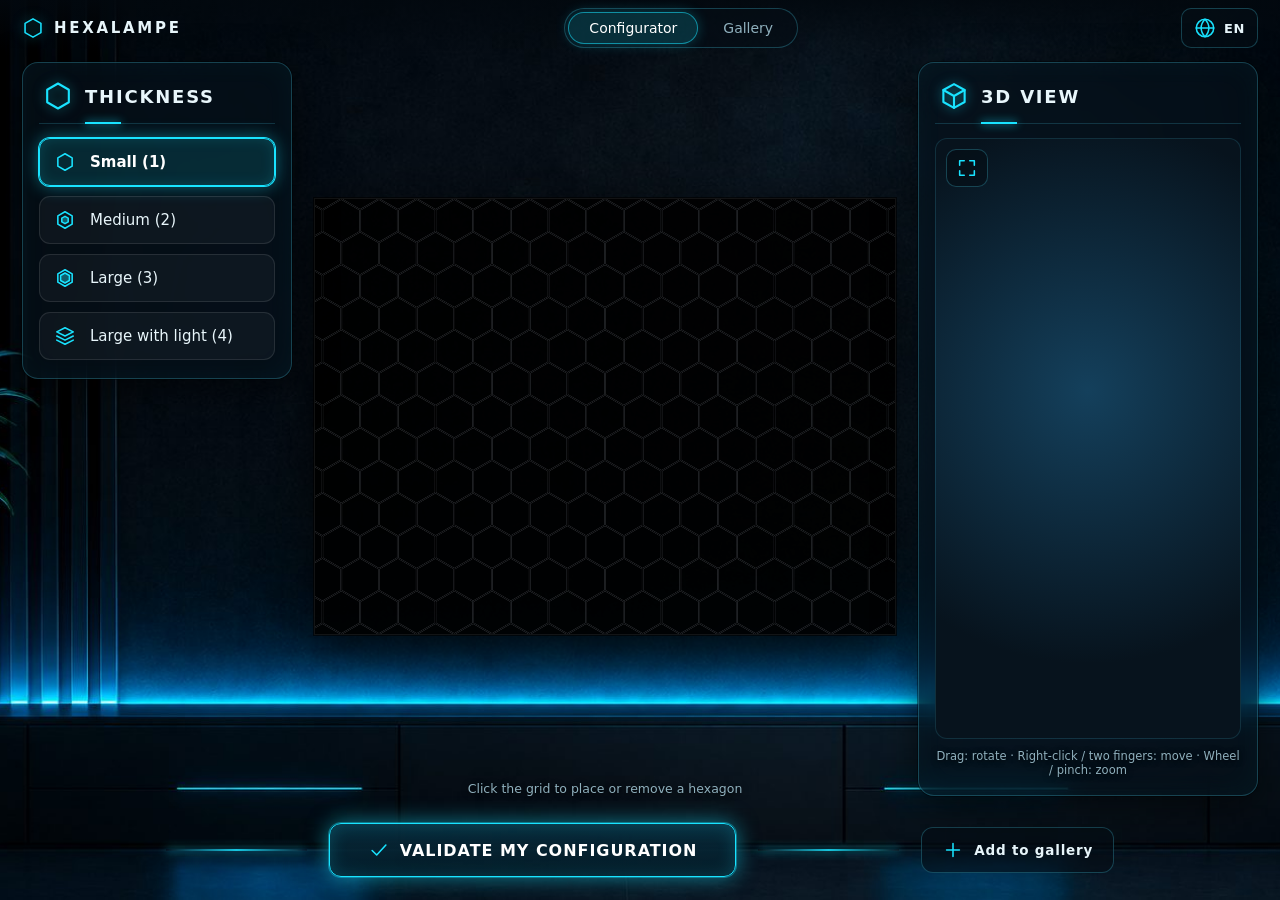
<file: index.html>
<!DOCTYPE html>
<html lang="fr">
<head>
<meta charset="UTF-8">
<meta name="viewport" content="width=device-width, initial-scale=1">
<title>HexaLampe</title>
<meta name="description" content="HexaLampe - Configurateur de lampes hexagonales modulaires / Modular hexagonal lamp configurator">
<link rel="stylesheet" href="style.css">
<link rel="icon" href="data:image/svg+xml,%3Csvg xmlns='http://www.w3.org/2000/svg' viewBox='0 0 24 24'%3E%3Cpath d='M12 2l8.66 5v10L12 22l-8.66-5V7z' fill='%2300121c' stroke='%2300e5ff' stroke-width='2'/%3E%3C/svg%3E">
</head>
<body>

<!-- ============ EN-TÊTE ============ -->
<header id="topbar">
  <div class="brand">
    <svg class="ico" viewBox="0 0 24 24"><path d="M12 2l8.66 5v10L12 22l-8.66-5V7z"/></svg>
    <span>HEXALAMPE</span>
  </div>

  <nav class="tabs">
    <button class="tab active" data-view="config" data-i18n="tabCfg">Configurateur</button>
    <button class="tab" data-view="gallery" data-i18n="tabGal">Galerie</button>
  </nav>

  <div class="lang-wrap">
    <button id="lang-btn" class="icon-btn" data-i18n-title="language" aria-haspopup="true" aria-expanded="false">
      <svg class="ico" viewBox="0 0 24 24"><circle cx="12" cy="12" r="9.5"/><path d="M2.5 12h19"/><path d="M12 2.5c2.8 2.9 4.2 6.1 4.2 9.5s-1.4 6.6-4.2 9.5c-2.8-2.9-4.2-6.1-4.2-9.5S9.2 5.4 12 2.5z"/></svg>
      <span id="lang-current">FR</span>
    </button>
    <div id="lang-menu" class="glass" hidden></div>
  </div>
</header>

<!-- ============ VUE CONFIGURATEUR ============ -->
<main id="view-config" class="view">
  <section id="left" class="glass panel">
    <div class="panel-head">
      <svg class="ico big" viewBox="0 0 24 24"><path d="M12 2l8.66 5v10L12 22l-8.66-5V7z"/></svg>
      <h3 data-i18n="thickness">Épaisseur</h3>
    </div>
    <div class="size-list">
      <button class="size active" data-size="1">
        <svg class="ico" viewBox="0 0 24 24"><path d="M12 3l7.8 4.5v9L12 21l-7.8-4.5v-9z"/></svg>
        <span data-i18n="s1">Petit (1)</span>
      </button>
      <button class="size" data-size="2">
        <svg class="ico" viewBox="0 0 24 24"><path d="M12 3l7.8 4.5v9L12 21l-7.8-4.5v-9z"/><path d="M12 8l3.5 2v4L12 16l-3.5-2v-4z" class="fill"/></svg>
        <span data-i18n="s2">Moyen (2)</span>
      </button>
      <button class="size" data-size="3">
        <svg class="ico" viewBox="0 0 24 24"><path d="M12 3l7.8 4.5v9L12 21l-7.8-4.5v-9z"/><path d="M12 6.5l4.8 2.8v5.4L12 17.5l-4.8-2.8V9.3z" class="fill"/></svg>
        <span data-i18n="s3">Grand (3)</span>
      </button>
      <button class="size" data-size="4">
        <svg class="ico" viewBox="0 0 24 24"><path d="M12 3l9 4.5-9 4.5-9-4.5z"/><path d="M3 12l9 4.5 9-4.5"/><path d="M3 16.5L12 21l9-4.5"/></svg>
        <span data-i18n="s4">Grand avec lumière (4)</span>
      </button>
    </div>
  </section>

  <section id="center">
    <div class="stage">
      <canvas id="grid"></canvas>
    </div>
    <p class="hint" data-i18n="hintGrid">Cliquez sur la grille pour poser ou retirer un hexagone</p>
  </section>

  <section id="right" class="glass panel">
    <div class="panel-head">
      <svg class="ico big" viewBox="0 0 24 24"><path d="M12 2.5l8.5 4.7v9.6L12 21.5l-8.5-4.7V7.2z"/><path d="M12 12l8.5-4.8M12 12L3.5 7.2M12 12v9.5"/></svg>
      <h3 data-i18n="render3d">Rendu 3D</h3>
    </div>
    <div id="three-wrapper">
      <button id="fullscreen-btn" class="icon-btn small" data-i18n-title="fullscreen">
        <svg class="ico" viewBox="0 0 24 24"><path d="M4 9V4h5M20 9V4h-5M4 15v5h5M20 15v5h-5"/></svg>
      </button>
      <div id="three-container"></div>
    </div>
    <p class="hint small" data-i18n="hint3d"></p>
  </section>
</main>

<!-- ============ VUE GALERIE ============ -->
<main id="view-gallery" class="view" hidden>
  <section class="glass gallery-panel">
    <div class="gallery-head">
      <h2 data-i18n="galTitle">Galerie des créations</h2>
      <p data-i18n="galSub"></p>
    </div>
    <div id="gallery-status" class="gallery-status"></div>
    <div id="gallery-grid" class="gallery-grid"></div>
    <div class="gallery-more"><button id="gallery-more" class="btn ghost" data-i18n="galMore" hidden>Voir plus</button></div>
  </section>
</main>

<!-- ============ BARRE DU BAS ============ -->
<footer id="bottom">
  <span class="glow-line"></span>
  <button id="validate" class="btn primary">
    <svg class="ico" viewBox="0 0 24 24"><path d="M4.5 12.5l5 5 10-11"/></svg>
    <span data-i18n="validate">Valider ma configuration</span>
  </button>
  <span class="glow-line"></span>
  <button id="share" class="btn ghost">
    <svg class="ico" viewBox="0 0 24 24"><path d="M12 5v14M5 12h14"/></svg>
    <span data-i18n="share">Ajouter à la galerie</span>
  </button>
</footer>

<!-- ============ MODALE : AJOUTER À LA GALERIE ============ -->
<div id="share-modal" class="modal" hidden>
  <div class="modal-box glass">
    <h3 data-i18n="shareTitle"></h3>
    <p class="muted" data-i18n="shareDesc"></p>
    <div id="share-preview" class="share-preview"></div>
    <label for="share-name" data-i18n="shareName"></label>
    <input id="share-name" type="text" maxlength="30" autocomplete="nickname" data-i18n-placeholder="sharePh">
    <!-- champ piège anti-robots (invisible) -->
    <input id="share-website" type="text" tabindex="-1" autocomplete="off" aria-hidden="true" class="hp">
    <p id="share-msg" class="msg" role="status"></p>
    <div class="modal-actions">
      <button id="share-cancel" class="btn ghost" data-i18n="cancel"></button>
      <button id="share-ok" class="btn primary" data-i18n="shareOk"></button>
    </div>
  </div>
</div>

<!-- ============ MODALE : VOIR UN MODÈLE DE LA GALERIE ============ -->
<div id="model-modal" class="modal" hidden>
  <div class="modal-box glass wide">
    <button id="model-close" class="icon-btn small close" data-i18n-title="close">
      <svg class="ico" viewBox="0 0 24 24"><path d="M6 6l12 12M18 6L6 18"/></svg>
    </button>
    <h3 id="model-title"></h3>
    <p id="model-sub" class="muted"></p>
    <div id="model-viewer" class="model-viewer"></div>
    <p class="hint small" data-i18n="hint3d"></p>
    <div class="modal-actions">
      <button id="model-edit" class="btn ghost" data-i18n="galEdit"></button>
      <button id="model-download" class="btn primary">
        <svg class="ico" viewBox="0 0 24 24"><path d="M12 4v11M7 11l5 5 5-5M5 20h14"/></svg>
        <span data-i18n="galDownload"></span>
      </button>
    </div>
  </div>
</div>

<div id="toast" class="toast" hidden></div>

<script src="libs/three.min.js"></script>
<script src="libs/jspdf.umd.min.js"></script>
<script src="config.js"></script>
<script src="stats.js"></script>
<script src="i18n.js"></script>
<script src="lang/fr.js"></script>
<script src="lang/en.js"></script>
<script src="viewer.js"></script>
<script src="notice.js"></script>
<script src="app.js"></script>
<script src="gallery.js"></script>
</body>
</html>
</file>
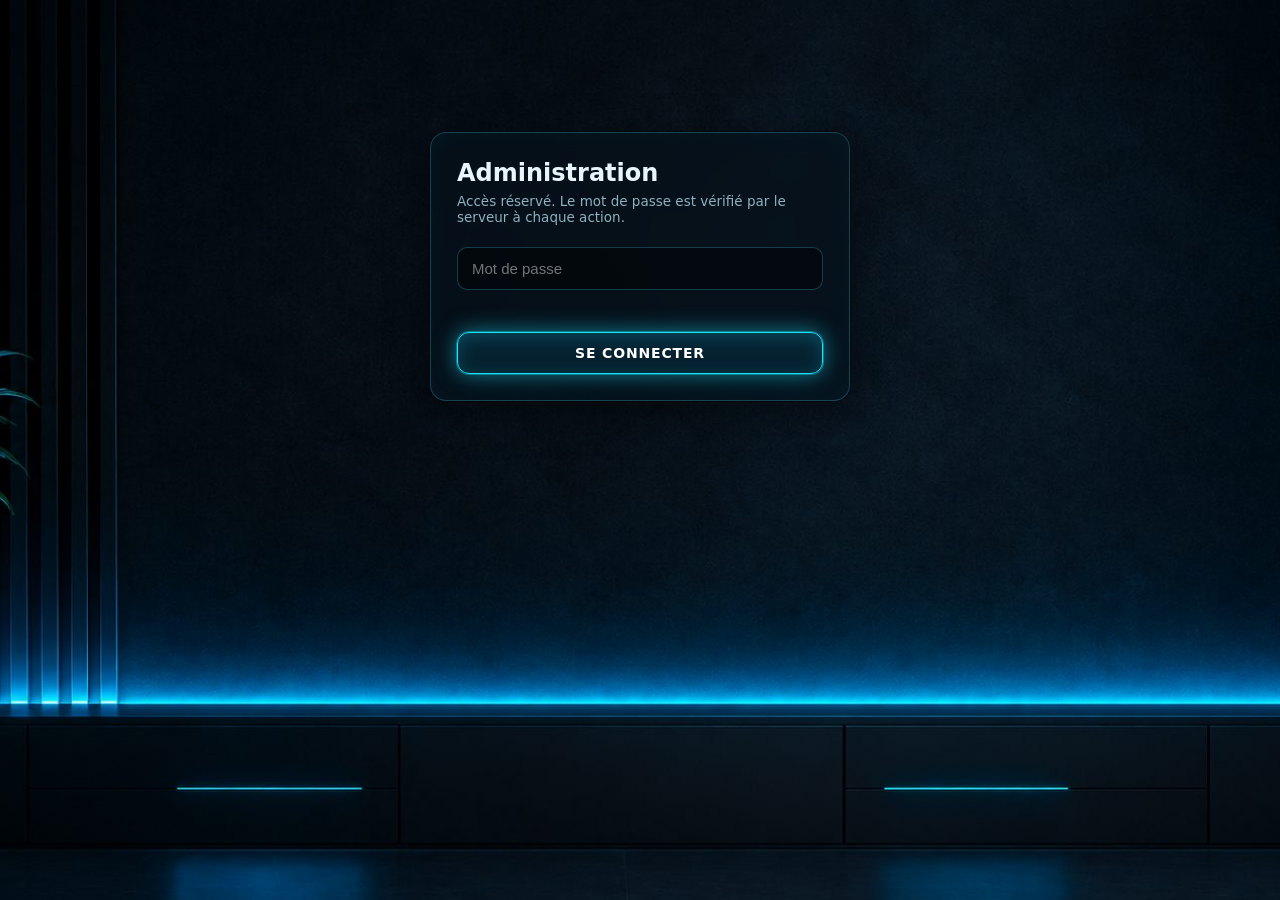
<file: admin.html>
<!DOCTYPE html>
<html lang="fr">
<head>
<meta charset="UTF-8">
<meta name="viewport" content="width=device-width, initial-scale=1">
<meta name="robots" content="noindex, nofollow">
<title>HexaLampe - Administration</title>
<link rel="stylesheet" href="style.css">
<style>
  body{ min-height:100%; height:auto; }
  .wrap{ width:min(1100px,100%); margin:0 auto; padding:24px 16px 60px; }
  .login{ width:min(420px,100%); margin:12vh auto 0; padding:26px; }
  .login h2{ margin:0 0 6px; }
  .login input{ width:100%; padding:12px 14px; font-size:15px; color:var(--text); background:rgba(0,0,0,.45);
    border:1px solid var(--glass-line); border-radius:10px; outline:none; margin:12px 0; }
  .login input:focus{ border-color:var(--cyan); box-shadow:0 0 12px rgba(25,227,255,.35); }
  .bar{ display:flex; justify-content:space-between; align-items:center; gap:12px; flex-wrap:wrap; margin-bottom:18px; }
  .bar h2{ margin:0; }
  .card .del{ margin:0 14px 14px; width:calc(100% - 28px); padding:9px; border-radius:9px; cursor:pointer; font-weight:600;
    background:rgba(255,70,70,.12); border:1px solid rgba(255,100,100,.6); color:#ff9a9a; }
  .card .del:hover{ background:rgba(255,70,70,.28); }
  .card .del:disabled{ opacity:.5; cursor:wait; }
  .card{ cursor:default; }
  .card:hover{ transform:none; }
  .id{ font-family:monospace; font-size:11px; color:var(--muted); }
  a.link{ color:var(--cyan); }
</style>
</head>
<body>
<div class="wrap">

  <!-- connexion -->
  <section id="login" class="glass login">
    <h2>Administration</h2>
    <p class="muted">Accès réservé. Le mot de passe est vérifié par le serveur à chaque action.</p>
    <input id="pw" type="password" autocomplete="current-password" placeholder="Mot de passe">
    <p id="login-msg" class="msg" role="status"></p>
    <button id="login-btn" class="btn primary" style="width:100%;padding:12px;font-size:14px">Se connecter</button>
  </section>

  <!-- liste -->
  <section id="panel" hidden>
    <div class="bar">
      <h2 id="count">Modèles</h2>
      <div style="display:flex;gap:10px;flex-wrap:wrap">
        <button id="refresh" class="btn ghost">Actualiser</button>
        <button id="logout" class="btn ghost">Se déconnecter</button>
        <a class="btn ghost link" href="./">Retour au site</a>
      </div>
    </div>
    <p id="status" class="muted"></p>
    <div id="mgrid" class="gallery-grid"></div>
  </section>
</div>

<div id="toast" class="toast" hidden></div>

<script src="config.js"></script>
<script>
(function(){
  const CFG = window.HEXA_CONFIG || {};
  const API = (CFG.API_URL || "").replace(/\/+$/, "") + "/admin";
  const $ = id => document.getElementById(id);
  let password = "";          // gardé uniquement en mémoire (jamais écrit sur le disque)

  function toast(msg, err){
    const t = $("toast"); t.textContent = msg; t.classList.toggle("err", !!err); t.hidden = false;
    clearTimeout(toast.t); toast.t = setTimeout(() => t.hidden = true, 4500);
  }

  async function call(body){
    const res = await fetch(API, { method:"POST", headers:{ "Content-Type":"application/json" },
      body: JSON.stringify({ ...body, password }) });
    let json = {}; try{ json = await res.json(); }catch(e){}
    return { status:res.status, json };
  }

  function errText(r){
    const e = r.json && r.json.error;
    if(e === "auth") return "Mot de passe incorrect.";
    if(e === "locked") return "Trop d'essais. Réessayez dans 15 minutes.";
    if(e === "disabled") return "Administration non activée : ajoutez le secret ADMIN_PASSWORD (12 caractères minimum) dans Cloudflare.";
    if(e === "origin") return "Origine refusée : vérifiez ALLOWED_ORIGIN dans Cloudflare.";
    return "Erreur serveur" + (r.json && r.json.detail ? " : " + r.json.detail : ".");
  }

  async function login(){
    if(!CFG.API_URL){ $("login-msg").className = "msg err"; $("login-msg").textContent = "API_URL est vide dans config.js."; return; }
    password = $("pw").value;
    $("login-msg").className = "msg"; $("login-msg").textContent = "…";
    $("login-btn").disabled = true;
    try{
      const r = await call({ action:"check" });
      if(r.status === 200 && r.json.ok){
        $("login").hidden = true; $("panel").hidden = false; $("pw").value = "";
        load();
      }else{
        password = "";
        $("login-msg").className = "msg err"; $("login-msg").textContent = errText(r);
      }
    }catch(e){
      password = "";
      $("login-msg").className = "msg err"; $("login-msg").textContent = "Connexion impossible.";
    }
    $("login-btn").disabled = false;
  }

  function logout(){ password = ""; $("panel").hidden = true; $("login").hidden = false; $("mgrid").innerHTML = ""; }

  async function load(){
    $("status").textContent = "Chargement…"; $("mgrid").innerHTML = "";
    try{
      const res = await fetch("models/index.json?t=" + Date.now(), { cache:"no-store" });
      const list = (await res.json()).sort((a,b) => String(b.date).localeCompare(String(a.date)));
      $("count").textContent = list.length + " modèle" + (list.length > 1 ? "s" : "");
      $("status").textContent = list.length ? "" : "Aucun modèle.";
      list.forEach(m => $("mgrid").appendChild(card(m)));
    }catch(e){ $("status").textContent = "Impossible de lire models/index.json"; }
  }

  function card(m){
    const c = document.createElement("div"); c.className = "card";
    const img = document.createElement("img"); img.className = "thumb"; img.loading = "lazy"; img.alt = "";
    img.src = "models/" + encodeURIComponent(m.id) + ".jpg";
    const info = document.createElement("div"); info.className = "info";
    const by = document.createElement("div"); by.className = "by"; by.textContent = m.name;
    const meta = document.createElement("div"); meta.className = "meta";
    meta.textContent = m.n + " hexagones · " + new Date(m.date).toLocaleDateString("fr-FR");
    const id = document.createElement("div"); id.className = "id"; id.textContent = m.id;
    info.append(by, meta, id);
    const del = document.createElement("button"); del.className = "del"; del.textContent = "Supprimer";
    del.addEventListener("click", async () => {
      if(!confirm("Supprimer définitivement le modèle de « " + m.name + " » ?")) return;
      del.disabled = true; del.textContent = "Suppression…";
      try{
        const r = await call({ action:"delete", id:m.id });
        if(r.status === 200 && r.json.ok){ c.remove(); toast("Modèle supprimé. Le site se met à jour sous 1 à 2 minutes."); }
        else{ toast(errText(r), true); del.disabled = false; del.textContent = "Supprimer"; }
      }catch(e){ toast("Connexion impossible.", true); del.disabled = false; del.textContent = "Supprimer"; }
    });
    c.append(img, info, del);
    return c;
  }

  $("login-btn").addEventListener("click", login);
  $("pw").addEventListener("keydown", e => { if(e.key === "Enter") login(); });
  $("logout").addEventListener("click", logout);
  $("refresh").addEventListener("click", load);
})();
</script>
</body>
</html>
</file>
<file: style.css>
/*************************
  HEXALAMPE - thème "salon sombre néon"
**************************/
:root{
  --cyan:#19e3ff;
  --cyan-soft:rgba(25,227,255,.55);
  --text:#e8f6fb;
  --muted:#8fb0bd;
  --glass:rgba(7,17,27,.66);
  --glass-line:rgba(70,200,230,.28);
  --radius:16px;
}

*{ box-sizing:border-box; }

html,body{ height:100%; }

body{
  margin:0;
  display:flex;
  flex-direction:column;
  font-family:"Segoe UI","Noto Sans","Noto Sans Arabic","Noto Sans Devanagari","Noto Sans Thai","PingFang SC","Microsoft YaHei","Hiragino Sans","Malgun Gothic",system-ui,Arial,sans-serif;
  color:var(--text);
  background:#02070d url("assets/bg.jpg") center bottom / cover no-repeat fixed;
}

button{ font-family:inherit; color:inherit; }
[hidden]{ display:none !important; }

/* ---------- icônes ---------- */
.ico{
  width:22px; height:22px; flex:none;
  fill:none; stroke:var(--cyan); stroke-width:1.7;
  stroke-linecap:round; stroke-linejoin:round;
}
.ico.big{ width:30px; height:30px; filter:drop-shadow(0 0 6px var(--cyan-soft)); }
.ico .fill{ fill:rgba(25,227,255,.35); }

/* ---------- verre dépoli ---------- */
.glass{
  background:var(--glass);
  border:1px solid var(--glass-line);
  border-radius:var(--radius);
  backdrop-filter:blur(14px) saturate(120%);
  -webkit-backdrop-filter:blur(14px) saturate(120%);
  box-shadow:0 0 0 1px rgba(0,0,0,.4), 0 10px 40px rgba(0,0,0,.55), inset 0 0 30px rgba(25,227,255,.04);
}

/* ---------- en-tête ---------- */
#topbar{
  height:56px; flex:none;
  display:flex; align-items:center; justify-content:space-between;
  padding:0 22px; gap:16px;
  background:linear-gradient(180deg, rgba(2,8,14,.85), rgba(2,8,14,0));
}
.brand{ display:flex; align-items:center; gap:10px; font-weight:700; letter-spacing:.18em; font-size:15px; }
.brand .ico{ filter:drop-shadow(0 0 6px var(--cyan-soft)); }

.tabs{ display:flex; gap:6px; padding:4px; border-radius:999px; background:rgba(5,14,22,.6); border:1px solid var(--glass-line); }
.tab{
  border:0; background:transparent; cursor:pointer;
  padding:7px 20px; border-radius:999px; font-size:14px; color:var(--muted);
  transition:.2s;
}
.tab:hover{ color:var(--text); }
.tab.active{ background:rgba(25,227,255,.16); color:#fff; box-shadow:0 0 0 1px var(--cyan-soft), 0 0 14px rgba(25,227,255,.3); }

.icon-btn{
  display:inline-flex; align-items:center; gap:8px; cursor:pointer;
  background:rgba(5,14,22,.65); border:1px solid var(--glass-line); border-radius:10px;
  padding:8px 12px; font-size:13px; font-weight:600; letter-spacing:.05em;
  transition:.2s;
}
.icon-btn:hover{ border-color:var(--cyan); box-shadow:0 0 12px rgba(25,227,255,.35); }
.icon-btn.small{ padding:7px 9px; }

.lang-wrap{ position:relative; }
#lang-menu{
  position:absolute; inset-inline-end:0; top:calc(100% + 8px); z-index:50;
  width:min(440px, 92vw); padding:10px;
  display:grid; grid-template-columns:repeat(2, 1fr); gap:6px;
}
.lang-item{
  text-align:start; cursor:pointer; padding:9px 12px; border-radius:9px; font-size:14px;
  background:transparent; border:1px solid transparent; color:var(--text);
}
.lang-item:hover{ background:rgba(25,227,255,.1); }
.lang-item.active{ border-color:var(--cyan); background:rgba(25,227,255,.16); box-shadow:0 0 10px rgba(25,227,255,.3); }

/* ---------- vues ---------- */
.view{ flex:1; min-height:0; }

#view-config{
  display:grid;
  grid-template-columns:270px minmax(0,1fr) 340px;
  grid-template-rows:minmax(0,1fr);
  gap:22px;
  padding:6px 22px 12px;
}

.panel{ padding:18px 16px; display:flex; flex-direction:column; min-height:0; align-self:start; }
#right{ align-self:stretch; }

.panel-head{ display:flex; align-items:center; gap:12px; padding:0 4px 12px; border-bottom:1px solid rgba(70,200,230,.2); position:relative; margin-bottom:14px; }
.panel-head h3{ margin:0; font-size:18px; font-weight:600; letter-spacing:.1em; text-transform:uppercase; }
.panel-head::after{ content:""; position:absolute; inset-inline-start:46px; bottom:-1px; width:36px; height:2px; background:var(--cyan); box-shadow:0 0 8px var(--cyan); }

/* ---------- boutons d'épaisseur ---------- */
.size-list{ display:flex; flex-direction:column; gap:10px; }
.size{
  display:flex; align-items:center; gap:14px;
  padding:12px 14px; cursor:pointer; text-align:start; font-size:15px;
  background:rgba(255,255,255,.04);
  border:1px solid rgba(255,255,255,.1);
  border-radius:11px;
  transition:.2s;
}
.size:hover{ background:rgba(25,227,255,.08); border-color:rgba(25,227,255,.4); }
.size.active{
  background:rgba(25,227,255,.13);
  border-color:var(--cyan);
  box-shadow:0 0 0 1px var(--cyan), 0 0 18px rgba(25,227,255,.45), inset 0 0 14px rgba(25,227,255,.15);
  font-weight:600; color:#fff;
}

/* ---------- grille 2D ---------- */
#center{ display:flex; flex-direction:column; align-items:center; justify-content:center; min-height:0; min-width:0; gap:10px; }
.stage{
  flex:1; min-height:0; width:100%;
  display:flex; align-items:center; justify-content:center;
}
#grid{
  display:block;
  max-width:100%; max-height:100%;
  background:rgba(0,0,0,.93);
  border:1px solid rgba(255,255,255,.07);
  box-shadow:0 0 0 1px rgba(0,0,0,.6), 0 14px 50px rgba(0,0,0,.7);
  cursor:pointer;
  touch-action:manipulation;
}
.hint{ margin:0; font-size:12.5px; color:var(--muted); text-align:center; text-shadow:0 1px 6px #000; }
.hint.small{ font-size:11.5px; margin-top:10px; }

/* ---------- rendu 3D ---------- */
#three-wrapper{
  position:relative; flex:1; min-height:240px;
  border-radius:12px; overflow:hidden;
  border:1px solid rgba(70,200,230,.16);
  background:radial-gradient(circle at 50% 42%, #14405c 0%, #07131d 72%);
}
#three-container{ position:absolute; inset:0; }
#fullscreen-btn{ position:absolute; top:10px; inset-inline-start:10px; z-index:5; }
#three-wrapper:fullscreen{ border-radius:0; }

/* ---------- barre du bas ---------- */
#bottom{
  flex:none; height:92px;
  display:flex; align-items:center; justify-content:center; gap:22px;
  padding:0 22px 8px; flex-wrap:wrap;
}
.glow-line{
  width:clamp(40px, 11vw, 190px); height:2px;
  background:linear-gradient(90deg, transparent, var(--cyan), transparent);
  box-shadow:0 0 10px var(--cyan); opacity:.85;
}

.btn{
  display:inline-flex; align-items:center; justify-content:center; gap:10px;
  cursor:pointer; border-radius:12px; font-weight:600; letter-spacing:.06em;
  transition:.2s;
}
.btn.primary{
  padding:15px 38px; font-size:16px; text-transform:uppercase; color:#fff;
  background:linear-gradient(180deg, rgba(8,48,66,.85), rgba(4,26,38,.92));
  border:1.5px solid var(--cyan);
  box-shadow:0 0 0 1px rgba(25,227,255,.35), 0 0 22px rgba(25,227,255,.55), inset 0 0 18px rgba(25,227,255,.2);
}
.btn.primary:hover{ box-shadow:0 0 0 1px var(--cyan), 0 0 34px rgba(25,227,255,.85), inset 0 0 24px rgba(25,227,255,.35); transform:translateY(-1px); }
.btn.primary:disabled{ opacity:.55; cursor:wait; transform:none; }
.btn.ghost{
  padding:11px 20px; font-size:13.5px; color:var(--text);
  background:rgba(5,14,22,.6); border:1px solid var(--glass-line);
}
.btn.ghost:hover{ border-color:var(--cyan); box-shadow:0 0 14px rgba(25,227,255,.4); }

/* ---------- galerie ---------- */
#view-gallery{ overflow:auto; padding:6px 22px 14px; }
.gallery-panel{ min-height:100%; padding:24px; }
.gallery-head h2{ margin:0 0 6px; font-size:24px; letter-spacing:.06em; }
.gallery-head p{ margin:0 0 20px; color:var(--muted); }
.gallery-status{ color:var(--muted); text-align:center; padding:30px 0; }
.gallery-status:empty{ display:none; }
.gallery-grid{ display:grid; grid-template-columns:repeat(auto-fill, minmax(220px, 1fr)); gap:18px; }
.gallery-more{ text-align:center; margin-top:22px; }

.card{
  display:block; padding:0; cursor:pointer; text-align:start; overflow:hidden;
  background:rgba(255,255,255,.04); border:1px solid rgba(255,255,255,.1); border-radius:14px;
  transition:.2s; position:relative;
}
.card:hover{ border-color:var(--cyan); box-shadow:0 0 20px rgba(25,227,255,.4); transform:translateY(-2px); }
.card .thumb{ width:100%; aspect-ratio:4/3; display:block; object-fit:cover; background:#050b12; }
.card .info{ padding:11px 14px 13px; }
.card .by{ font-weight:600; font-size:15px; overflow:hidden; text-overflow:ellipsis; white-space:nowrap; }
.card .meta{ color:var(--muted); font-size:12.5px; margin-top:3px; }
.card .badge{
  position:absolute; top:8px; inset-inline-start:8px; font-size:11px; padding:3px 9px; border-radius:999px;
  background:rgba(0,0,0,.7); border:1px solid var(--cyan); color:var(--cyan);
}

/* ---------- modales ---------- */
.modal{
  position:fixed; inset:0; z-index:100; padding:16px;
  display:flex; align-items:center; justify-content:center;
  background:rgba(0,4,8,.72); backdrop-filter:blur(4px);
}
.modal-box{ position:relative; width:min(460px, 100%); max-height:94vh; overflow:auto; padding:24px; background:rgba(6,15,24,.92); }
.modal-box.wide{ width:min(860px, 100%); }
.modal-box h3{ margin:0 0 6px; font-size:20px; letter-spacing:.05em; padding-inline-end:36px; }
.modal-box label{ display:block; margin:14px 0 6px; font-size:13px; color:var(--muted); }
.modal-box input[type=text]{
  width:100%; padding:12px 14px; font-size:15px; color:var(--text);
  background:rgba(0,0,0,.45); border:1px solid var(--glass-line); border-radius:10px; outline:none;
}
.modal-box input[type=text]:focus{ border-color:var(--cyan); box-shadow:0 0 12px rgba(25,227,255,.35); }
.hp{ position:absolute !important; left:-9999px; width:1px; height:1px; opacity:0; }
.muted{ color:var(--muted); font-size:13.5px; margin:0 0 10px; }
.msg{ min-height:20px; margin:10px 0 0; font-size:13.5px; }
.msg.err{ color:#ff8a8a; }
.msg.ok{ color:#7dffb3; }
.modal-actions{ display:flex; justify-content:flex-end; gap:10px; margin-top:16px; flex-wrap:wrap; }
.close{ position:absolute; top:14px; inset-inline-end:14px; }
.share-preview{ margin-top:6px; border-radius:10px; overflow:hidden; border:1px solid rgba(70,200,230,.2); }
.share-preview img{ width:100%; display:block; }
.model-viewer{
  height:min(52vh, 460px); border-radius:12px; overflow:hidden; position:relative;
  border:1px solid rgba(70,200,230,.16);
  background:radial-gradient(circle at 50% 42%, #14405c 0%, #07131d 72%);
}

/* ---------- notification ---------- */
.toast{
  position:fixed; bottom:108px; left:50%; transform:translateX(-50%); z-index:200;
  max-width:min(520px, 92vw); padding:12px 20px; border-radius:12px; font-size:14px; text-align:center;
  background:rgba(6,15,24,.95); border:1px solid var(--cyan); box-shadow:0 0 22px rgba(25,227,255,.45);
}
.toast.err{ border-color:#ff6b6b; box-shadow:0 0 22px rgba(255,90,90,.4); }

/* ---------- tablette / mobile ---------- */
@media (max-width: 1100px){
  #view-config{ grid-template-columns:230px minmax(0,1fr) 290px; gap:16px; padding-inline:14px; }
}

@media (max-width: 860px){
  html,body{ height:auto; }
  body{ min-height:100%; }
  #topbar{ padding:0 12px; flex-wrap:wrap; height:auto; padding-block:10px; }
  .brand span{ display:none; }
  .view{ flex:none; }
  #view-config{
    display:flex; flex-direction:column; padding:6px 12px 12px; gap:14px;
  }
  .panel{ align-self:stretch; }
  .size-list{ display:grid; grid-template-columns:1fr 1fr; }
  .size{ padding:10px; font-size:13.5px; gap:10px; }
  #center{ order:2; }
  #right{ order:3; }
  .stage{ flex:none; }
  #grid{ width:100%; height:auto; }
  #three-wrapper{ min-height:340px; flex:none; height:340px; }
  #bottom{ height:auto; padding:10px 12px 20px; gap:12px; }
  .glow-line{ display:none; }
  .btn.primary{ padding:14px 22px; font-size:14.5px; }
  #view-gallery{ overflow:visible; padding:6px 12px 14px; }
  .toast{ bottom:24px; }
}
</file>
